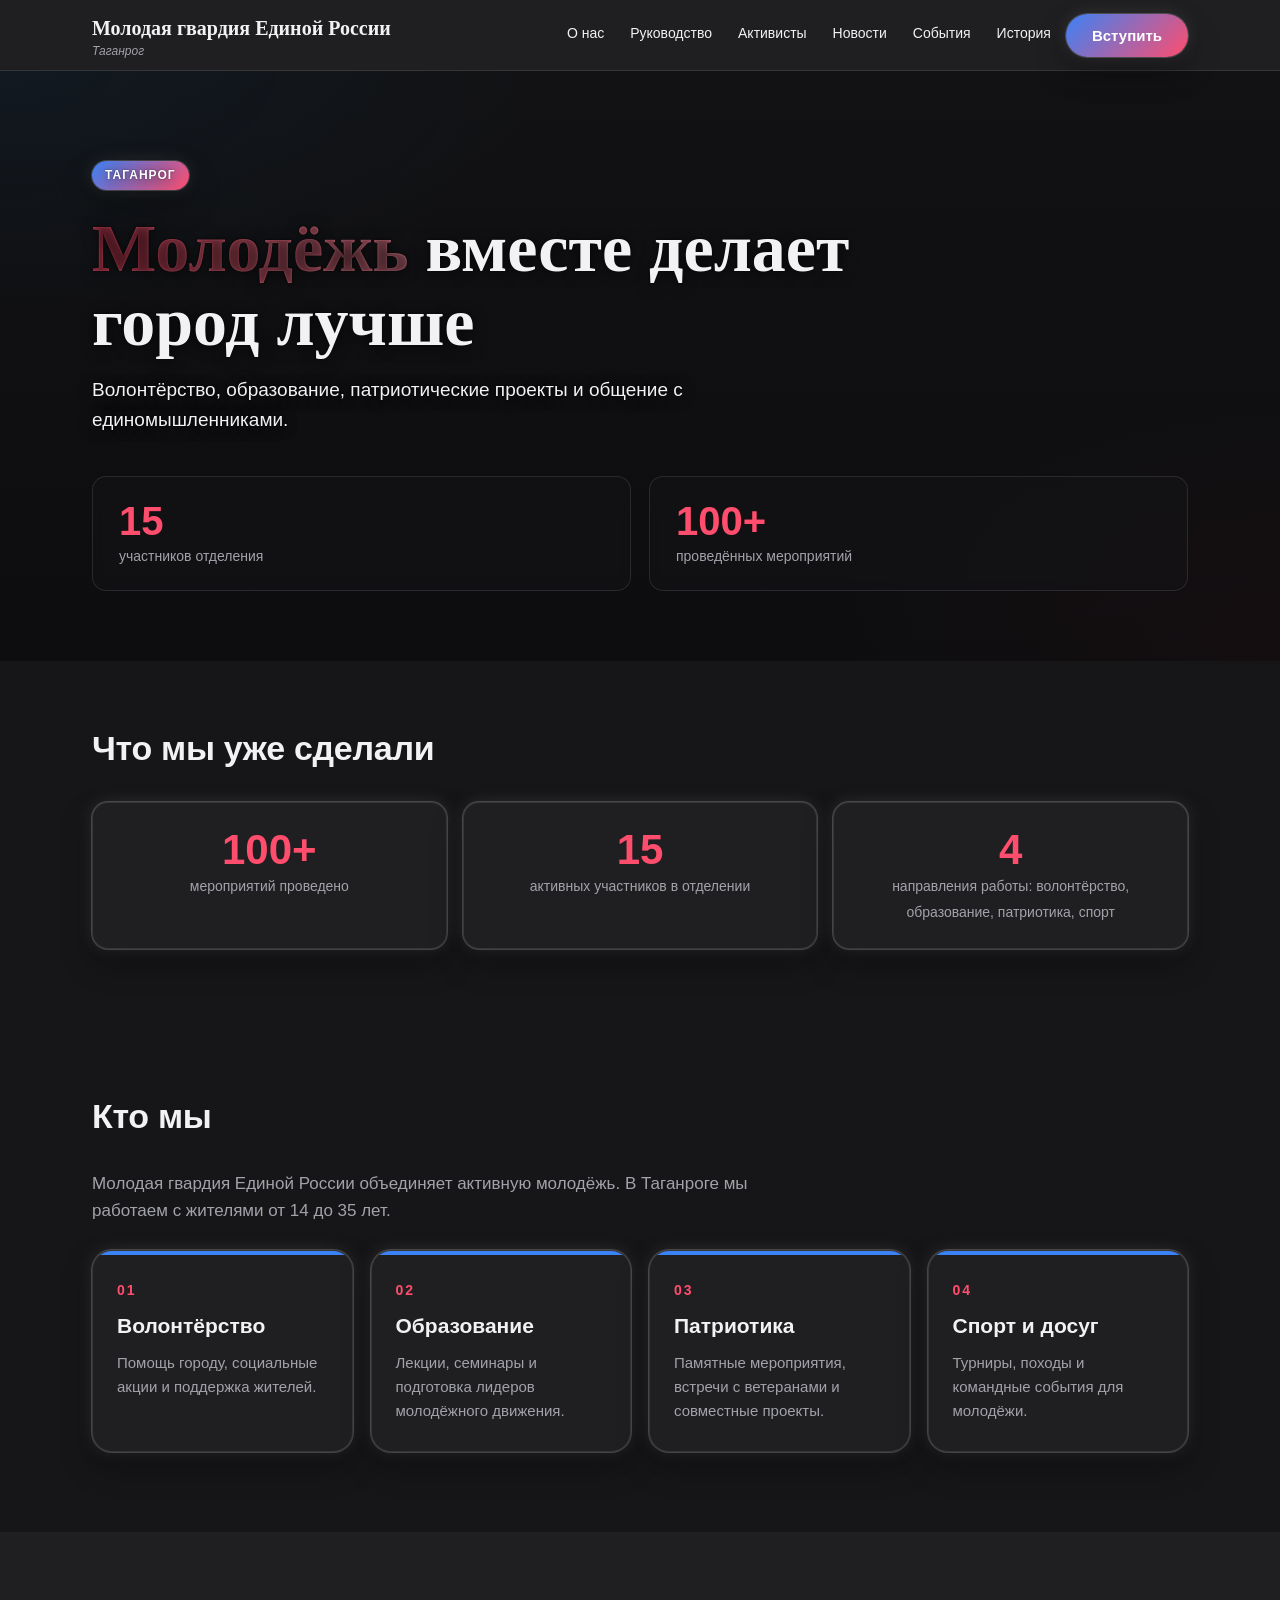
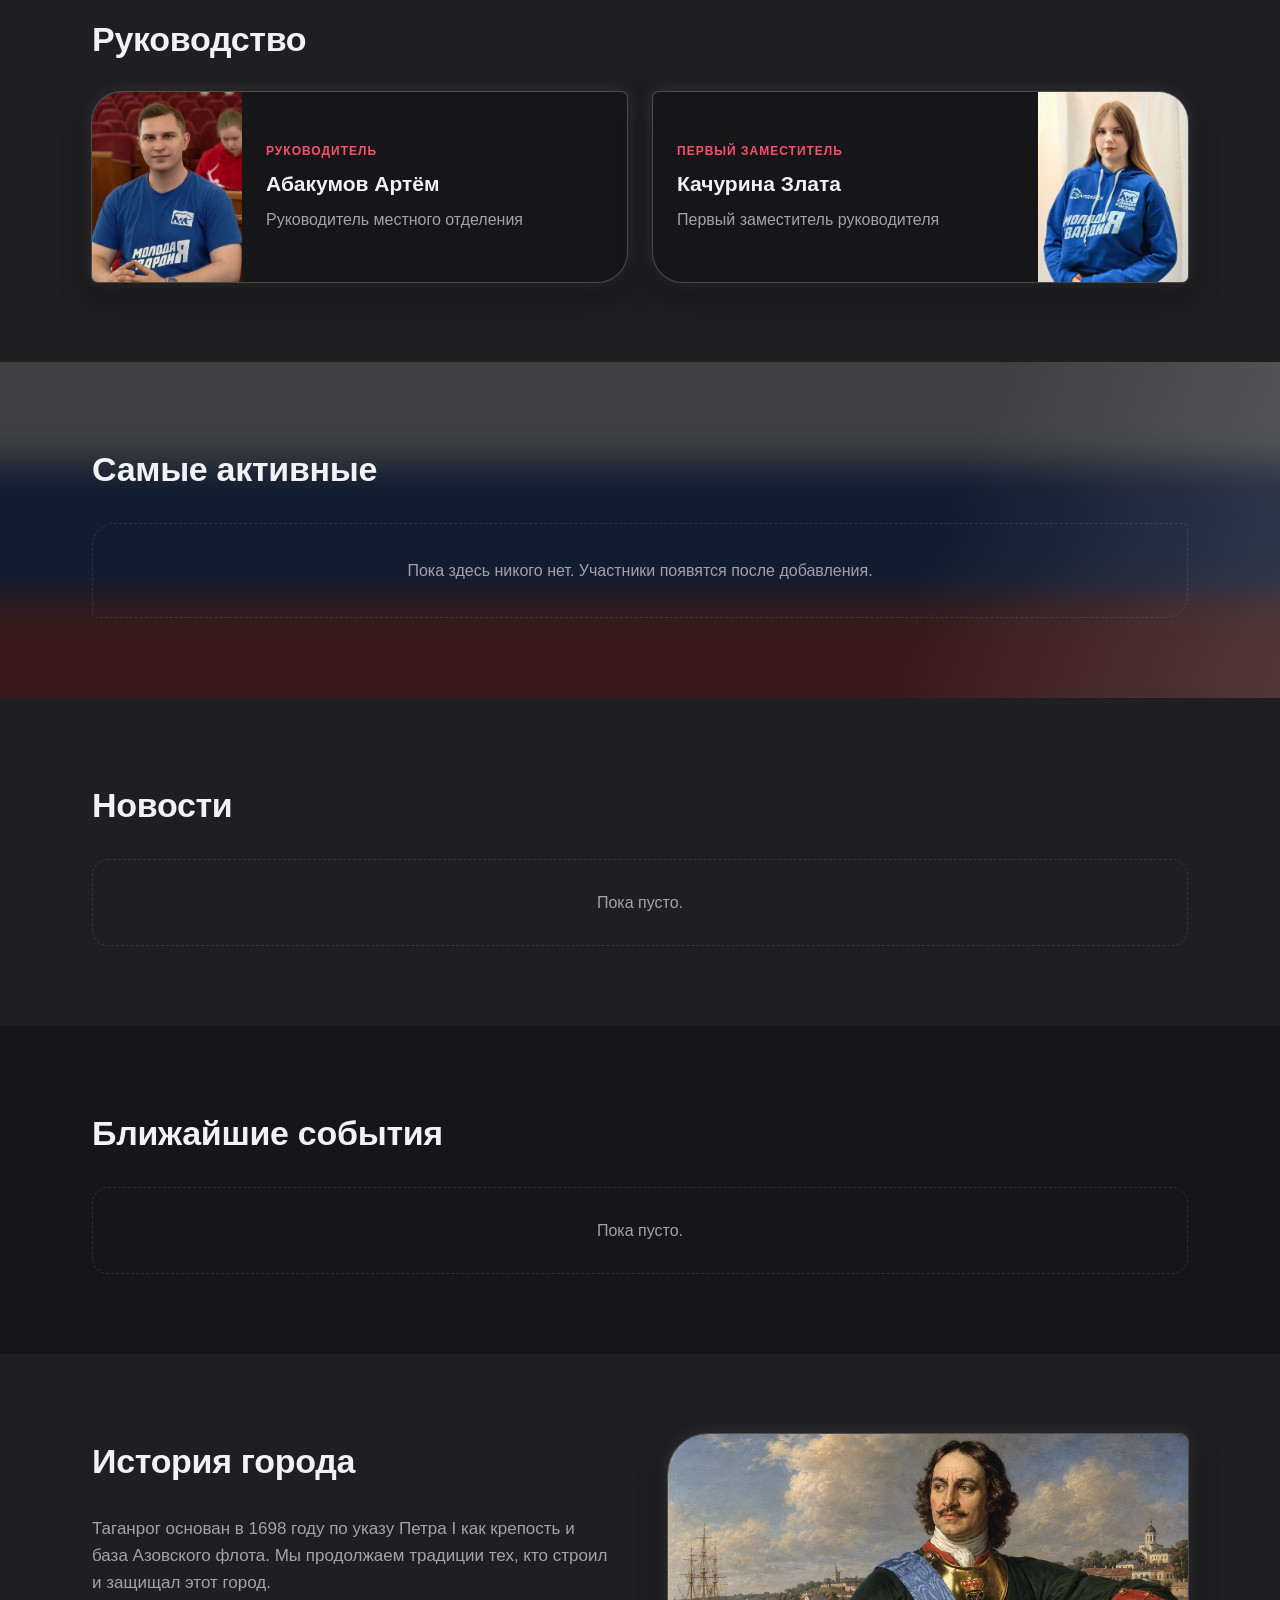
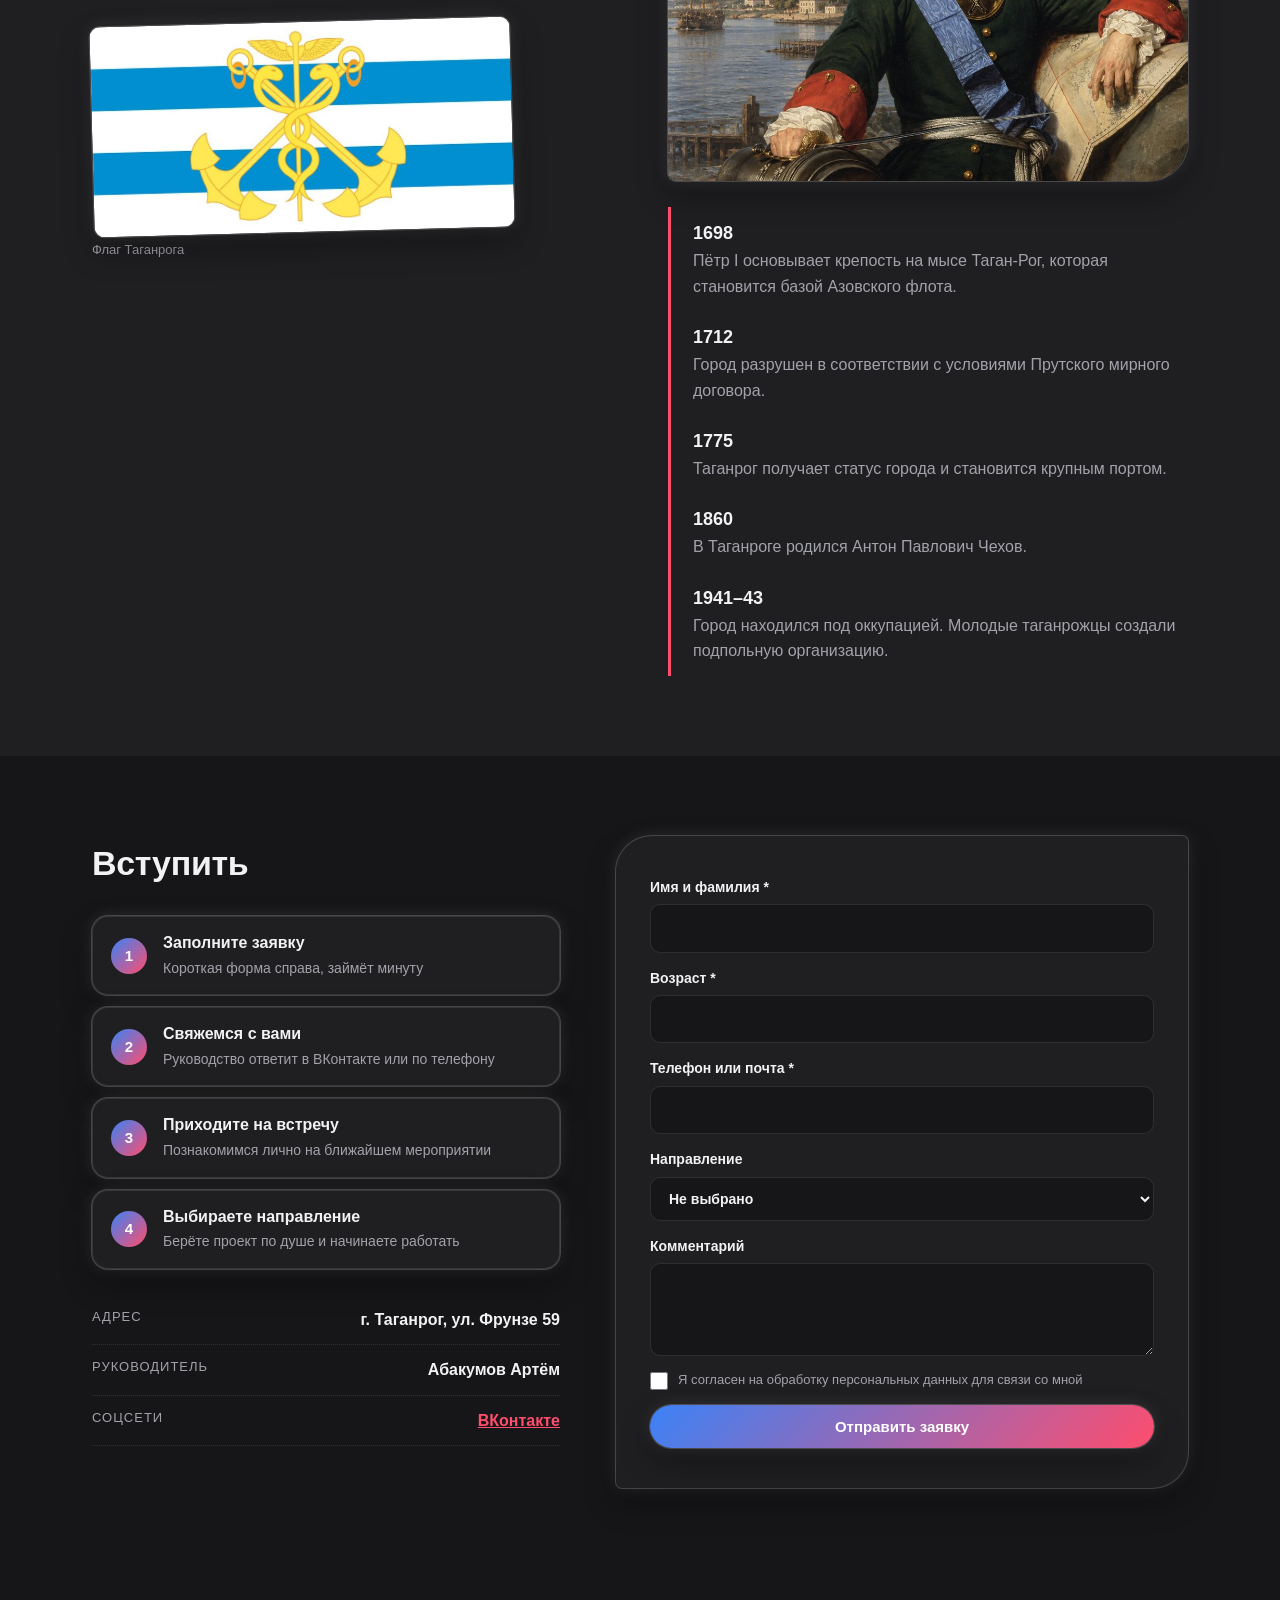
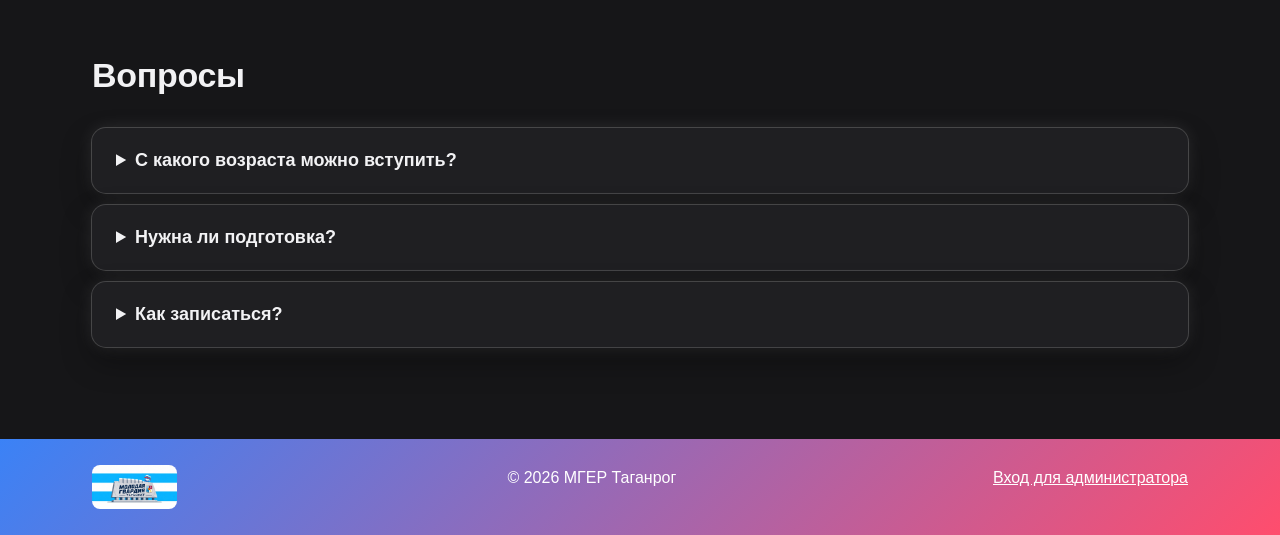
<file: index.html>
<!DOCTYPE html>
<html lang="ru" data-theme="dark">
<head>
<meta charset="UTF-8">
<meta name="viewport" content="width=device-width, initial-scale=1.0">
<title>МГЕР Таганрог | Молодая гвардия Единой России</title>
<meta name="description" content="Местное отделение Молодой гвардии Единой России в Таганроге.">
<link rel="icon" type="image/png" href="assets/img/favicon.png">
<link rel="stylesheet" href="style.css">
</head>
<body>

<header class="top">
  <div class="wrap top-in">
    <a href="#top" class="mark">Молодая гвардия Единой России<span><em>Таганрог</em></span></a>
    <input type="checkbox" id="navtoggle" class="navtoggle" hidden>
    <label for="navtoggle" class="burger" role="button" tabindex="0">☰</label>
    <nav id="menu">
      <a href="#about">О нас</a>
      <a href="#leaders">Руководство</a>
      <a href="#actives">Активисты</a>
      <a href="#news">Новости</a>
      <a href="#events">События</a>
      <a href="#history">История</a>
      <a href="#apply" class="pill">Вступить</a>
    </nav>
  </div>
</header>

<main id="top">

  <section class="hero">
    <video class="hero-video" autoplay muted loop playsinline preload="metadata" aria-hidden="true">
      <source src="assets/video/hero.mp4" type="video/mp4">
    </video>
    <div class="wrap">
      <p class="tag">Таганрог</p>
      <h1><em>Молодёжь</em> вместе делает город лучше</h1>
      <p class="intro">Волонтёрство, образование, патриотические проекты и общение с единомышленниками.</p>
      <div class="stats">
        <div><strong id="s-members" data-count="15">15</strong><span>участников отделения</span></div>
        <div><strong id="s-events" data-count="100" data-suffix="+">100+</strong><span>проведённых мероприятий</span></div>
      </div>
    </div>
  </section>

  <section id="results" class="block b-results">
    <div class="wrap">
      <h2>Что мы уже сделали</h2>
      <div class="result-grid">
        <div class="result"><strong data-count="100" data-suffix="+">100+</strong><span>мероприятий проведено</span></div>
        <div class="result"><strong data-count="15">15</strong><span>активных участников в отделении</span></div>
        <div class="result"><strong data-count="4">4</strong><span>направления работы: волонтёрство, образование, патриотика, спорт</span></div>
      </div>
    </div>
  </section>

  <section id="about" class="block b-1">
    <div class="wrap">
      <h2>Кто мы</h2>
      <p id="about-text" class="lead"></p>
      <div class="dirs">
        <div class="dir d-a"><b>01</b><h3>Волонтёрство</h3><p>Помощь городу, социальные акции и поддержка жителей.</p></div>
        <div class="dir d-b"><b>02</b><h3>Образование</h3><p>Лекции, семинары и подготовка лидеров молодёжного движения.</p></div>
        <div class="dir d-c"><b>03</b><h3>Патриотика</h3><p>Памятные мероприятия, встречи с ветеранами и совместные проекты.</p></div>
        <div class="dir d-d"><b>04</b><h3>Спорт и досуг</h3><p>Турниры, походы и командные события для молодёжи.</p></div>
      </div>
    </div>
  </section>

  <section id="leaders" class="block b-2">
    <div class="wrap">
      <h2>Руководство</h2>
      <div class="leaders">
        <article class="person p-1">
          <div class="photo"><img id="leader-photo" alt="Руководитель"></div>
          <div class="info"><p class="role">Руководитель</p><h3 id="leader-name"></h3><p id="leader-role"></p></div>
        </article>
        <article class="person p-2">
          <div class="photo"><img id="deputy-photo" alt="Первый заместитель"></div>
          <div class="info"><p class="role">Первый заместитель</p><h3 id="deputy-name"></h3><p id="deputy-role"></p></div>
        </article>
      </div>
    </div>
  </section>

  <section id="actives" class="block b-3">
    <div class="wrap">
      <h2>Самые активные</h2>
      <div class="actives" id="actives-list"></div>
    </div>
  </section>

  <section id="news" class="block b-4">
    <div class="wrap">
      <h2>Новости</h2>
      <div class="posts" id="news-list"></div>
    </div>
  </section>

  <section id="events" class="block b-5">
    <div class="wrap">
      <h2>Ближайшие события</h2>
      <div class="posts" id="events-list"></div>
    </div>
  </section>

  <section id="history" class="block b-6">
    <div class="wrap history">
      <div>
        <h2>История города</h2>
        <p class="lead">Таганрог основан в 1698 году по указу Петра I как крепость и база Азовского флота. Мы продолжаем традиции тех, кто строил и защищал этот город.</p>
        <img class="flag" src="assets/img/flag.jpg" alt="Флаг Таганрога">
        <p class="cap">Флаг Таганрога</p>
      </div>
      <div>
        <img class="peter" src="assets/img/peter.jpg" alt="Пётр I">
        <ol class="line">
          <li><b>1698</b>Пётр I основывает крепость на мысе Таган-Рог, которая становится базой Азовского флота.</li>
          <li><b>1712</b>Город разрушен в соответствии с условиями Прутского мирного договора.</li>
          <li><b>1775</b>Таганрог получает статус города и становится крупным портом.</li>
          <li><b>1860</b>В Таганроге родился Антон Павлович Чехов.</li>
          <li><b>1941–43</b>Город находился под оккупацией. Молодые таганрожцы создали подпольную организацию.</li>
        </ol>
      </div>
    </div>
  </section>

  <section id="apply" class="block b-7">
    <div class="wrap two">
      <div>
        <h2>Вступить</h2>
        <ol class="steps four">
          <li><b>Заполните заявку</b><span>Короткая форма справа, займёт минуту</span></li>
          <li><b>Свяжемся с вами</b><span>Руководство ответит в ВКонтакте или по телефону</span></li>
          <li><b>Приходите на встречу</b><span>Познакомимся лично на ближайшем мероприятии</span></li>
          <li><b>Выбираете направление</b><span>Берёте проект по душе и начинаете работать</span></li>
        </ol>
        <div class="contact">
          <p><span>Адрес</span><b id="c-address"></b></p>
          <p><span>Руководитель</span><b id="c-leader"></b></p>
          <p><span>Соцсети</span><a id="c-social" target="_blank" rel="noopener noreferrer"></a></p>
        </div>
      </div>
      <form id="apply-form" class="apply">
        <label>Имя и фамилия *<input name="name" required maxlength="100"></label>
        <label>Возраст *<input name="age" type="number" min="14" max="35" required></label>
        <label>Телефон или почта *<input name="contact" required maxlength="120"></label>
        <label>Направление
          <select name="direction">
            <option value="">Не выбрано</option>
            <option>Волонтёрство</option>
            <option>Образование</option>
            <option>Патриотика</option>
            <option>Спорт и досуг</option>
          </select>
        </label>
        <label>Комментарий<textarea name="message" rows="3" maxlength="1000"></textarea></label>
        <label class="ok"><input type="checkbox" name="consent" required> Я согласен на обработку персональных данных для связи со мной</label>
        <button type="submit" class="pill big">Отправить заявку</button>
        <p class="note" id="apply-note"></p>
      </form>
    </div>
  </section>

  <section class="block faq">
    <div class="wrap">
      <h2>Вопросы</h2>
      <details><summary>С какого возраста можно вступить?</summary><p>От 14 до 35 лет.</p></details>
      <details><summary>Нужна ли подготовка?</summary><p>Нет, приглашаем без специальной подготовки.</p></details>
      <details><summary>Как записаться?</summary><p>Заполните форму «Вступить» или свяжитесь с руководством.</p></details>
    </div>
  </section>

</main>

<footer>
  <div class="wrap">
    <img class="foot-logo" src="assets/img/logo.jpg" alt="Молодая гвардия Таганрог">
    <span>© 2026 МГЕР Таганрог</span>
    <a href="admin.html">Вход для администратора</a>
  </div>
</footer>

<script src="data.js"></script>
<script src="script.js"></script>
  <a href="#apply" class="sticky-cta" aria-label="Вступить в отделение">Вступить</a>
</body>
</html>
</file>
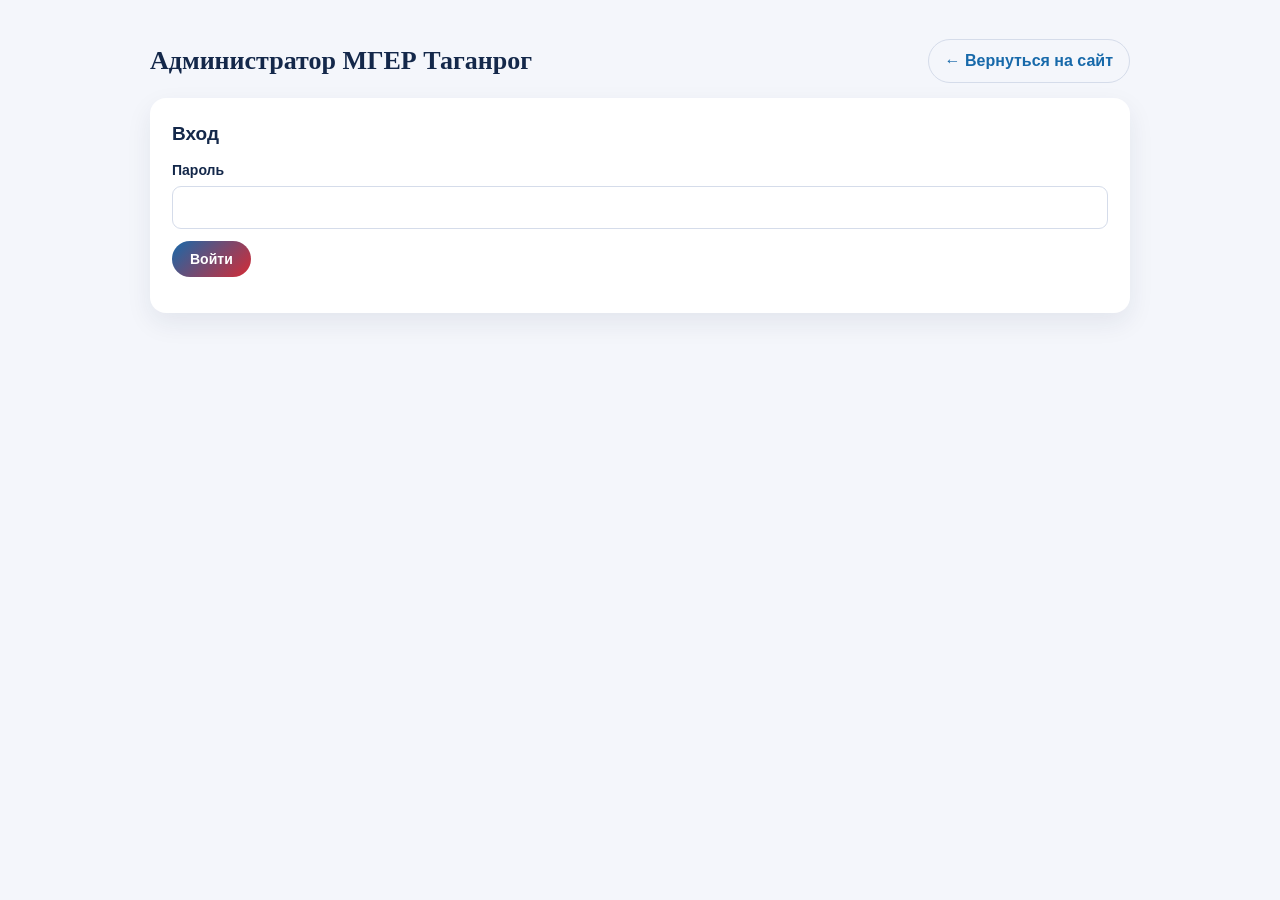
<file: admin.html>
<!DOCTYPE html>
<html lang="ru">
<head>
<meta charset="UTF-8">
<meta name="viewport" content="width=device-width, initial-scale=1.0">
<meta name="robots" content="noindex, nofollow">
<title>Администратор | МГЕР Таганрог</title>
<style>
  body { font-family: "Segoe UI", Arial, sans-serif; background: #f4f6fb; color: #14284a; margin: 0; line-height: 1.5; }
  .wrap { max-width: 980px; margin: 0 auto; padding: 24px; }
  h1 { font-family: Georgia, serif; font-size: 26px; }
  h2 { font-size: 19px; margin: 0 0 12px; }
  .box { background: #fff; border-radius: 16px; padding: 22px; margin-bottom: 20px; box-shadow: 0 10px 26px rgba(20,40,74,.08); }
  label { display: grid; gap: 5px; font-weight: 600; font-size: 14px; margin-bottom: 12px; }
  input, textarea, select { font: inherit; padding: 10px 12px; border: 1px solid #d5dcea; border-radius: 9px; }
  textarea { min-height: 80px; }
  button { font: 600 14px "Segoe UI", Arial, sans-serif; padding: 10px 18px; border: 0; border-radius: 999px; background: linear-gradient(135deg, #1769aa, #d52b35); color: #fff; cursor: pointer; }
  button.ghost { background: #fff; color: #14284a; border: 1px solid #d5dcea; }
  button.danger { background: #fff; color: #d52b35; border: 1px solid #d52b35; }
  .row { display: grid; grid-template-columns: 1fr 1fr; gap: 14px; }
  @media (max-width: 640px) { .row { grid-template-columns: 1fr; } }
  .item { display: flex; justify-content: space-between; gap: 12px; align-items: center; padding: 10px 0; border-bottom: 1px solid #eef1f7; }
  .msg { color: #1e6b36; font-size: 14px; min-height: 20px; }
  .err { color: #d52b35; font-size: 14px; }
  .hidden { display: none; }
  .small { color: #5a6a85; font-size: 13px; }
  code { background: #eef3fa; padding: 2px 6px; border-radius: 6px; word-break: break-all; }
</style>
</head>
<body>
<div class="wrap">
  <div style="display:flex;justify-content:space-between;align-items:center;gap:12px;flex-wrap:wrap"><h1>Администратор МГЕР Таганрог</h1><a href="index.html" style="font-weight:600;color:#1769aa;text-decoration:none;border:1px solid #d5dcea;padding:9px 16px;border-radius:999px">← Вернуться на сайт</a></div>

  <!-- Установка пароля: показывается один раз, пока хеш не вписан в файл -->
  <section id="setup" class="box hidden">
    <h2>Первая настройка пароля</h2>
    <p class="small">Введите пароль. Программа покажет хеш. Скопируйте строку в константу <code>ADMIN_HASH</code> в этом файле (внизу), сохраните файл и загрузите его заново.</p>
    <label>Новый пароль (не короче 12 символов)<input type="password" id="setupPass"></label>
    <button id="setupBtn">Получить хеш</button>
    <p id="setupOut" class="small"></p>
  </section>

  <!-- Вход -->
  <section id="login" class="box hidden">
    <h2>Вход</h2>
    <label>Пароль<input type="password" id="loginPass" autocomplete="current-password"></label>
    <button id="loginBtn">Войти</button>
    <p class="err" id="loginErr"></p>
  </section>

  <!-- Редактор -->
  <section id="editor" class="hidden">
    <div class="box">
      <h2>Тексты и контакты</h2>
      <label>Описание «Кто мы»<textarea id="f_about_text"></textarea></label>
      <div class="row">
        <label>Участников<input id="f_members_count"></label>
        <label>Проведено мероприятий<input id="f_events_count"></label>
      </div>
      <div class="row">
        <label>Адрес<input id="f_address"></label>
        <label>Руководитель<input id="f_leader_name"></label>
        <label>Должность руководителя<input id="f_leader_role"></label>
        <label>Первый заместитель<input id="f_deputy_name"></label>
        <label>Должность заместителя<input id="f_deputy_role"></label>
        <label>Ссылка на соцсеть<input id="f_socials_url"></label>
      </div>
      <p class="small">Фото руководства: файлы <code>assets/img/abakumov.jpg</code> и <code>assets/img/kachurina.jpg</code>. Заменяются загрузкой новых файлов с тем же именем.</p>
    </div>

    <div class="box">
      <h2>Новости</h2>
      <label>Заголовок<input id="n_title"></label>
      <label>Текст<textarea id="n_body"></textarea></label>
      <label>Дата<input type="date" id="n_date"></label>
      <button id="addNews">Добавить новость</button>
      <div id="newsList"></div>
    </div>

    <div class="box">
      <h2>Ближайшие события</h2>
      <label>Название<input id="e_title"></label>
      <div class="row">
        <label>Дата<input type="date" id="e_date"></label>
        <label>Место<input id="e_place"></label>
      </div>
      <label>Описание<textarea id="e_body"></textarea></label>
      <button id="addEvent">Добавить событие</button>
      <div id="eventList"></div>
    </div>

    <div class="box">
      <h2>Самые активные</h2>
      <div class="row">
        <label>Фамилия и имя<input id="a_name"></label>
        <label>Фото (JPG или PNG, будет уменьшено)<input type="file" id="a_photo" accept="image/*"></label>
      </div>
      <button id="addActive">Добавить участника</button>
      <div id="activeList"></div>
      <div id="pendingList"></div>
    </div>

    <div class="box">
      <h2>Сохранить</h2>
      <p class="small">Одна кнопка сохраняет тексты, новости, события, активистов и фото прямо в репозиторий GitHub.</p>
      <label>Токен GitHub (вводится один раз, хранится только в этом браузере)<input type="password" id="ghToken" autocomplete="off"></label>
      <label>Логин владельца и имя репозитория (например, ivanov/mger-taganrog)<input id="ghRepo" placeholder="логин/репозиторий"></label>
      <p class="small" id="ghState"></p>
      <button id="saveBtn">Сохранить</button>
      <button class="ghost" id="ghForget">Забыть токен в этом браузере</button>
      <p class="msg" id="saveMsg"></p>
    </div>
  </section>
</div>

<script src="data.js"></script>
<script>
// Хеш пароля. Вписывается один раз через «Первую настройку» выше.
var ADMIN_HASH = "306c86813d3f8137008be6f384b6fad09d91abaf3f51db3aab6e7adbaf4f7060";

var DATA = JSON.parse(JSON.stringify(window.SITE_DATA || { settings: {}, leaders: {}, news: [], events: [], actives: [] }));

function $(id) { return document.getElementById(id); }
function esc(s) { return String(s == null ? '' : s).replace(/[&<>"']/g, function (c) { return { '&':'&amp;','<':'&lt;','>':'&gt;','"':'&quot;',"'":'&#39;' }[c]; }); }

async function sha256(text) {
  var buf = new TextEncoder().encode(text);
  var hash = await crypto.subtle.digest('SHA-256', buf);
  return Array.from(new Uint8Array(hash)).map(function (b) { return b.toString(16).padStart(2, '0'); }).join('');
}

// Вход или первая настройка
if (!ADMIN_HASH) {
  $('setup').classList.remove('hidden');
} else {
  $('login').classList.remove('hidden');
}
$('setupBtn').addEventListener('click', async function () {
  var p = $('setupPass').value;
  if (p.length < 12) { $('setupOut').textContent = 'Пароль должен быть не короче 12 символов.'; return; }
  var h = await sha256(p);
  $('setupOut').innerHTML = 'Вставьте в файл admin.html: <code>var ADMIN_HASH = "' + h + '";</code>';
});
$('loginBtn').addEventListener('click', async function () {
  var err = $('loginErr');
  err.textContent = '';
  if (!window.crypto || !window.crypto.subtle) {
    err.textContent = 'Браузер не может проверить пароль. Откройте сайт по адресу https://... (GitHub Pages), а не файлом с компьютера.';
    return;
  }
  var h;
  try {
    h = await sha256($('loginPass').value);
  } catch (e) {
    err.textContent = 'Ошибка проверки пароля. Обновите страницу и попробуйте снова.';
    return;
  }
  if (h === ADMIN_HASH) {
    $('login').classList.add('hidden');
    $('editor').classList.remove('hidden');
    fill();
    render();
  } else {
    err.textContent = 'Пароль не совпадает с тем, что записан в файле. Проверьте раскладку и регистр букв, либо задайте пароль заново.';
  }
});
$('loginPass').addEventListener('keydown', function (e) {
  if (e.key === 'Enter') $('loginBtn').click();
});

function fill() {
  var s = DATA.settings;
  $('f_about_text').value = s.about_text || '';
  $('f_members_count').value = s.members_count || '';
  $('f_events_count').value = s.events_count || '';
  $('f_address').value = s.address || '';
  $('f_leader_name').value = s.leader_name || '';
  $('f_leader_role').value = s.leader_role || '';
  $('f_deputy_name').value = s.deputy_name || '';
  $('f_deputy_role').value = s.deputy_role || '';
  $('f_socials_url').value = s.socials_url || '';
}
function readSettings() {
  var s = DATA.settings;
  s.about_text = $('f_about_text').value.trim();
  s.members_count = $('f_members_count').value.trim();
  s.events_count = $('f_events_count').value.trim();
  s.address = $('f_address').value.trim();
  s.leader_name = $('f_leader_name').value.trim();
  s.leader_role = $('f_leader_role').value.trim();
  s.deputy_name = $('f_deputy_name').value.trim();
  s.deputy_role = $('f_deputy_role').value.trim();
  s.socials_url = $('f_socials_url').value.trim();
}

function listHtml(arr, kind) {
  return arr.map(function (x, i) {
    return '<div class="item"><div><b>' + esc(x.title || x.name) + '</b><br><span class="small">' +
      esc(x.date || '') + (x.place ? ' · ' + esc(x.place) : '') + '</span></div>' +
      '<button class="danger" data-kind="' + kind + '" data-i="' + i + '">Удалить</button></div>';
  }).join('') || '<p class="small">Пока пусто.</p>';
}
function render() {
  $('newsList').innerHTML = listHtml(DATA.news, 'news');
  $('eventList').innerHTML = listHtml(DATA.events, 'events');
  $('activeList').innerHTML = listHtml(DATA.actives, 'actives');
}
document.addEventListener('click', function (e) {
  var b = e.target.closest('button[data-kind]');
  if (!b) return;
  var list = DATA[b.dataset.kind];
  list.splice(Number(b.dataset.i), 1);
  render();
});

$('addNews').addEventListener('click', function () {
  var t = $('n_title').value.trim();
  if (!t) return;
  DATA.news.unshift({ title: t, body: $('n_body').value.trim(), date: $('n_date').value });
  $('n_title').value = ''; $('n_body').value = ''; $('n_date').value = '';
  render();
});
$('addEvent').addEventListener('click', function () {
  var t = $('e_title').value.trim();
  if (!t) return;
  DATA.events.unshift({ title: t, date: $('e_date').value, place: $('e_place').value.trim(), body: $('e_body').value.trim() });
  $('e_title').value = ''; $('e_date').value = ''; $('e_place').value = ''; $('e_body').value = '';
  render();
});

// Фото уменьшаются до 400 пикселей и сохраняются как файл в папку assets/img
var PENDING_FILES = []; // файлы фото, которые нужно положить в assets/img

function translit(text) {
  var map = { а:'a',б:'b',в:'v',г:'g',д:'d',е:'e',ё:'e',ж:'zh',з:'z',и:'i',й:'y',к:'k',л:'l',м:'m',н:'n',о:'o',п:'p',р:'r',с:'s',т:'t',у:'u',ф:'f',х:'h',ц:'ts',ч:'ch',ш:'sh',щ:'sch',ъ:'',ы:'y',ь:'',э:'e',ю:'yu',я:'ya' };
  return text.toLowerCase().split('').map(function (ch) { return map[ch] !== undefined ? map[ch] : ch; }).join('')
    .replace(/[^a-z0-9]+/g, '-').replace(/^-+|-+$/g, '') || 'photo';
}

function shrink(file, name, cb) {
  var img = new Image();
  img.onload = function () {
    var k = Math.min(1, 400 / Math.max(img.width, img.height));
    var c = document.createElement('canvas');
    c.width = Math.round(img.width * k); c.height = Math.round(img.height * k);
    c.getContext('2d').drawImage(img, 0, 0, c.width, c.height);
    c.toBlob(function (blob) {
      var fname = translit(name) + '-' + Date.now().toString(36) + '.jpg';
      cb({ path: 'assets/img/' + fname, file: fname, blob: blob });
    }, 'image/jpeg', 0.85);
  };
  img.src = URL.createObjectURL(file);
}

function renderPending() {
  var box = $('pendingList');
  box.innerHTML = PENDING_FILES.length
    ? '<p class="small">Фото будут загружены в assets/img при нажатии «Сохранить»: ' + PENDING_FILES.map(function (f) { return esc(f.file); }).join(', ') + '</p>'
    : '';
}

$('addActive').addEventListener('click', function () {
  var name = $('a_name').value.trim();
  if (!name) { $('pendingList').textContent = 'Введите фамилию и имя.'; return; }
  var file = $('a_photo').files[0];
  var add = function (photo) {
    DATA.actives.push({ name: name, photo: photo || '' });
    $('a_name').value = ''; $('a_photo').value = '';
    render();
    renderPending();
  };
  if (file) {
    shrink(file, name, function (res) {
      PENDING_FILES.push(res);
      add(res.path);
    });
  } else {
    add('');
  }
});


// ===== Сохранение в репозиторий GitHub =====
var GH_KEY = 'mger-gh';
function ghLoad() {
  try { var v = JSON.parse(localStorage.getItem(GH_KEY) || '{}'); $('ghToken').value = v.token || ''; $('ghRepo').value = v.repo || ''; } catch (e) {}
}
ghLoad();
function ghStatus() {
  var has = !!localStorage.getItem(GH_KEY);
  $('ghState').textContent = has ? 'Токен и репозиторий сохранены в этом браузере.' : 'Токен пока не сохранён.';
}
function ghSave() {
  localStorage.setItem(GH_KEY, JSON.stringify({ token: $('ghToken').value.trim(), repo: $('ghRepo').value.trim() }));
  ghStatus();
}
$('ghToken').addEventListener('change', ghSave);
$('ghRepo').addEventListener('change', ghSave);
$('ghForget').addEventListener('click', function () {
  localStorage.removeItem(GH_KEY);
  $('ghToken').value = ''; $('ghRepo').value = '';
  ghStatus();
});
ghStatus();

function b64utf8(text) {
  var bytes = new TextEncoder().encode(text), bin = '';
  for (var i = 0; i < bytes.length; i++) bin += String.fromCharCode(bytes[i]);
  return btoa(bin);
}
function blobToB64(blob) {
  return new Promise(function (resolve, reject) {
    var r = new FileReader();
    r.onload = function () { resolve(String(r.result).split(',')[1]); };
    r.onerror = reject;
    r.readAsDataURL(blob);
  });
}
async function ghGetSha(repo, path, token) {
  var res = await fetch('https://api.github.com/repos/' + repo + '/contents/' + path, {
    headers: { Authorization: 'Bearer ' + token, Accept: 'application/vnd.github+json' }
  });
  if (res.status === 404) return null;
  if (!res.ok) throw new Error('Ошибка доступа к файлу ' + path + ' (' + res.status + ')');
  return (await res.json()).sha;
}
async function ghPut(repo, path, token, base64, message) {
  var sha = await ghGetSha(repo, path, token);
  var body = { message: message, content: base64 };
  if (sha) body.sha = sha;
  var res = await fetch('https://api.github.com/repos/' + repo + '/contents/' + path, {
    method: 'PUT',
    headers: { Authorization: 'Bearer ' + token, Accept: 'application/vnd.github+json', 'Content-Type': 'application/json' },
    body: JSON.stringify(body)
  });
  if (!res.ok) {
    var t = await res.text();
    throw new Error('Не сохранено: ' + path + ' (' + res.status + ') ' + t.slice(0, 160));
  }
}

$('saveBtn').addEventListener('click', async function () {
  var msg = $('saveMsg');
  var token = $('ghToken').value.trim(), repo = $('ghRepo').value.trim();
  msg.className = 'msg';
  if (!token || !repo || repo.indexOf('/') === -1) { msg.className = 'err'; msg.textContent = 'Введите токен и репозиторий в формате логин/репозиторий.'; return; }
  ghSave();
  $('saveBtn').disabled = true;
  try {
    readSettings();
    msg.textContent = 'Сохраняю фото...';
    for (var i = 0; i < PENDING_FILES.length; i++) {
      var f = PENDING_FILES[i];
      await ghPut(repo, 'assets/img/' + f.file, token, await blobToB64(f.blob), 'Фото: ' + f.file);
    }
    msg.textContent = 'Сохраняю данные...';
    var text = '// Данные сайта. Обновлено: ' + new Date().toLocaleString('ru-RU') + '\n' +
      'window.SITE_DATA = ' + JSON.stringify(DATA, null, 2) + ';\n';
    await ghPut(repo, 'data.js', token, b64utf8(text), 'Обновление данных сайта');
    PENDING_FILES = [];
    renderPending();
    msg.className = 'msg ok';
    msg.textContent = 'Сохранено. Сайт обновится через 1–2 минуты.';
  } catch (e) {
    msg.className = 'err';
    msg.textContent = e.message || 'Ошибка сохранения.';
  } finally {
    $('saveBtn').disabled = false;
  }
});
</script>
</body>
</html>
</file>
<file: style.css>
/* МГЕР Таганрог: статичная версия */
:root {
  --bg: #f4f6fb; --card: #ffffff; --ink: #14284a; --muted: #5a6a85;
  --blue: #1769aa; --red: #d52b35; --line: rgba(20,40,74,.12);
  --grad: linear-gradient(135deg, #1769aa, #d52b35);
  --glow: 0 0 0 1px rgba(255,255,255,.8), 0 0 22px rgba(255,255,255,.7), 0 14px 30px rgba(23,105,170,.14);
}
[data-theme="dark"] {
  --bg: #161618; --card: #1f1f22; --ink: #f2f2f4; --muted: #a2a2aa;
  --line: rgba(255,255,255,.1); --red: #ff4d6d; --blue: #3b82f6;
  --grad: linear-gradient(135deg, #3b82f6 0%, #ff4d6d 100%);
  --glow: 0 0 0 1px rgba(255,255,255,.18), 0 0 18px rgba(255,255,255,.1), 0 14px 30px rgba(0,0,0,.35);
}
* { box-sizing: border-box; margin: 0; padding: 0; }
html { scroll-behavior: smooth; scroll-padding-top: 80px; }
body { font-family: "Segoe UI", Roboto, Arial, sans-serif; background: var(--bg); color: var(--ink); line-height: 1.6; transition: background .4s, color .4s; }
img { max-width: 100%; display: block; }
a { color: var(--red); }
.wrap { max-width: 1140px; margin: 0 auto; padding: 0 22px; }

/* Шапка */
.top { position: sticky; top: 0; z-index: 20; background: var(--card); border-bottom: 1px solid var(--line); }
.top-in { display: flex; align-items: center; gap: 16px; padding-top: 12px; padding-bottom: 12px; flex-wrap: wrap; }
.mark { font-family: Georgia, serif; font-weight: 700; font-size: 20px; text-decoration: none; color: var(--ink); }
.mark span { display: block; font: 12px "Segoe UI", Arial, sans-serif; color: var(--muted); font-weight: 400; }
nav { display: flex; gap: 4px; margin-left: auto; flex-wrap: wrap; }
nav a { text-decoration: none; color: var(--ink); font-size: 14px; padding: 8px 11px; border-radius: 8px; }
nav a:hover { background: var(--bg); }
nav .pill { background: var(--grad); color: #fff; box-shadow: var(--glow); }
.theme, .burger { background: transparent; border: 1px solid var(--line); color: var(--ink); padding: 8px 12px; border-radius: 8px; cursor: pointer; font: 13px "Segoe UI", Arial, sans-serif; }
.burger { display: none; }

/* Главный экран */
.hero { padding: 90px 0 70px; background: radial-gradient(60% 60% at 0% 0%, rgba(23,105,170,.14), transparent 70%), radial-gradient(50% 60% at 100% 100%, rgba(213,43,53,.14), transparent 70%); }
.tag { display: inline-block; background: var(--grad); color: #fff; padding: 5px 13px; border-radius: 999px; font-size: 12px; font-weight: 700; letter-spacing: 1px; text-transform: uppercase; box-shadow: var(--glow); }
.hero h1 { font-family: Georgia, "Times New Roman", serif; font-size: clamp(38px, 6vw, 68px); line-height: 1.08; margin: 22px 0 16px; max-width: 900px; }
.hero h1 em { font-style: normal; background: linear-gradient(90deg, #ff4d6d, #ff8fa3); -webkit-background-clip: text; background-clip: text; color: transparent; }
.intro { font-size: 19px; color: var(--muted); max-width: 620px; }
.stats { display: flex; gap: 18px; flex-wrap: wrap; margin-top: 40px; }
.stats div { background: var(--card); border-radius: 14px; padding: 22px 26px; border: 1px solid var(--line); min-width: 200px; flex: 1; }
.stats strong { display: block; font-size: 40px; color: #ff4d6d; line-height: 1.1; }
.stats span { font-size: 14px; color: var(--muted); }

/* Блоки: у каждого своя форма, но одна высота и одна линия */
.dirs { align-items: stretch !important; }
.dirs .dir { margin: 0 !important; transform: none !important; height: 100%; display: flex; flex-direction: column; align-items: flex-start; }
.dirs .dir:hover { transform: translateY(-4px) !important; }
.dirs .d-a { border-radius: 4px 26px 4px 26px; }
.dirs .d-b { border-radius: 26px 4px 26px 4px; }
.dirs .d-c { border-radius: 60px 60px 8px 8px; }
.dirs .d-d { border-radius: 10px; }
/* Блоки: у каждого своя форма и положение */
.block { padding: 80px 0; }
h2 { font-size: 34px; margin-bottom: 26px; letter-spacing: -.3px; }
.lead { color: var(--muted); font-size: 17px; max-width: 700px; margin-bottom: 26px; }

.b-1 { background: transparent; }
.dirs { display: grid; grid-template-columns: repeat(4, 1fr); gap: 18px; align-items: stretch; }
@media (max-width: 900px) { .dirs { grid-template-columns: 1fr 1fr; } }
@media (max-width: 560px) { .dirs { grid-template-columns: 1fr; } }
.dir { background: var(--card); padding: 28px 24px; box-shadow: var(--glow), inset 0 4px 0 var(--blue); }
.dir b { color: var(--red); font-size: 14px; letter-spacing: 2px; }
.dir h3 { font-size: 21px; margin: 8px 0; }
.dir p { color: var(--muted); font-size: 15px; }
.d-a { border-radius: 4px 26px 4px 26px; }
.d-b { border-radius: 26px 4px 26px 4px; }
.d-c { border-radius: 60px 60px 8px 8px; }
.d-d { border-radius: 10px; }

.b-2 { background: var(--card); }
.leaders { display: grid; grid-template-columns: 1fr 1fr; gap: 26px; }
@media (max-width: 760px) { .leaders { grid-template-columns: 1fr; } }
.person { display: grid; grid-template-columns: 150px 1fr; background: var(--bg); overflow: hidden; box-shadow: var(--glow); }
.p-1 { border-radius: 30px 6px 30px 6px; }
.p-2 { border-radius: 6px 30px 6px 30px; margin-top: 30px; }
@media (max-width: 480px) { .person { grid-template-columns: 1fr; } .p-2 { margin-top: 0; } }
.photo { background: var(--grad); min-height: 190px; }
.photo img { width: 100%; height: 100%; object-fit: cover; }
.info { padding: 24px; align-self: center; }
.role { color: var(--red); font-size: 12px; font-weight: 700; text-transform: uppercase; letter-spacing: 1px; }
.info h3 { font-size: 21px; margin: 6px 0; }
.info p:last-child { color: var(--muted); }

.b-3 { background: transparent; }
.actives { display: grid; grid-template-columns: repeat(auto-fill, minmax(190px, 1fr)); gap: 18px; }
.actives:empty::before { content: "Пока здесь никого нет. Участники появятся после добавления."; grid-column: 1 / -1; color: var(--muted); padding: 34px; border: 1px dashed var(--line); border-radius: 22px 6px 22px 6px; text-align: center; }
.act { background: var(--card); box-shadow: var(--glow); overflow: hidden; border-radius: 6px 22px 6px 22px; }
.act img { width: 100%; aspect-ratio: 1; object-fit: cover; }
.act h4 { padding: 12px 14px; font-size: 15px; }

.b-4 { background: var(--card); }
.posts { display: grid; grid-template-columns: repeat(auto-fill, minmax(280px, 1fr)); gap: 22px; }
.post { background: var(--bg); padding: 26px; box-shadow: var(--glow); border-radius: 18px 44px 18px 18px; }
.post:nth-child(2n) { border-radius: 44px 18px 18px 18px; margin-top: 16px; }
.post .meta { color: var(--red); font-size: 12px; font-weight: 700; text-transform: uppercase; letter-spacing: 1px; }
.post h3 { font-size: 20px; margin: 8px 0; }
.post p { color: var(--muted); white-space: pre-line; }
.posts:empty::before { content: "Пока пусто."; color: var(--muted); padding: 30px; border: 1px dashed var(--line); border-radius: 16px; grid-column: 1 / -1; text-align: center; }

.b-5 { background: transparent; }
.b-5 .posts .post { border-radius: 6px; }

.b-6 { background: var(--card); }
.history { display: grid; grid-template-columns: 1fr 1fr; gap: 56px; align-items: start; }
@media (max-width: 860px) { .history { grid-template-columns: 1fr; } }
.flag { border-radius: 10px; box-shadow: var(--glow); transform: rotate(-1.5deg); max-width: 420px; margin-top: 10px; }
.cap { color: var(--muted); font-size: 13px; margin-top: 8px; }
.peter { border-radius: 40px 8px 40px 8px; box-shadow: var(--glow); margin-bottom: 26px; }
.line { list-style: none; border-left: 3px solid var(--red); padding-left: 22px; }
.line li { padding: 12px 0; color: var(--muted); }
.line b { display: block; color: var(--ink); font-size: 18px; }

.b-7 { background: var(--bg); }
.two { display: grid; grid-template-columns: .9fr 1.1fr; gap: 56px; align-items: start; }
@media (max-width: 860px) { .two { grid-template-columns: 1fr; } }
.steps { list-style: none; counter-reset: s; margin-bottom: 24px; }
.steps li { counter-increment: s; padding: 12px 16px 12px 52px; position: relative; background: var(--card); margin-bottom: 10px; border-radius: 14px; box-shadow: var(--glow); }
.steps li::before { content: counter(s); position: absolute; left: 14px; top: 10px; width: 26px; height: 26px; border-radius: 50%; background: var(--grad); color: #fff; display: grid; place-items: center; font-weight: 700; font-size: 13px; }
.contact p { display: flex; justify-content: space-between; gap: 14px; padding: 12px 0; border-bottom: 1px dotted var(--line); flex-wrap: wrap; }
.contact span { color: var(--muted); font-size: 13px; text-transform: uppercase; letter-spacing: 1px; }
.contact b, .contact a { font-weight: 600; }
.apply { background: var(--card); padding: 40px 34px; border-radius: 36px 6px 36px 6px; box-shadow: var(--glow); display: grid; gap: 14px; }
.apply label { display: grid; gap: 6px; font-weight: 600; font-size: 14px; }
.apply label.ok { display: flex; gap: 10px; align-items: flex-start; font-weight: 400; color: var(--muted); font-size: 13px; }
.apply input, .apply select, .apply textarea { font: inherit; color: var(--ink); background: var(--bg); border: 1px solid var(--line); border-radius: 10px; padding: 12px 14px; width: 100%; }
.apply input:focus, .apply select:focus, .apply textarea:focus { outline: none; border-color: var(--blue); box-shadow: 0 0 0 4px rgba(23,105,170,.15); }
.pill { background: var(--grad); color: #fff; border: 0; padding: 13px 26px; border-radius: 999px; font: 700 15px "Segoe UI", Arial, sans-serif; cursor: pointer; text-decoration: none; box-shadow: var(--glow); justify-self: start; }
.pill.big { width: 100%; justify-self: stretch; text-align: center; }
.note { font-size: 14px; color: var(--muted); }

.faq { background: transparent; }
.faq details { background: var(--card); padding: 18px 24px; margin-bottom: 12px; box-shadow: var(--glow); border-radius: 24px 6px 24px 6px; }
.faq details:nth-of-type(2n) { border-radius: 6px 24px 6px 24px; margin-left: 40px; }
.faq details:nth-of-type(3n) { border-radius: 999px; padding: 16px 32px; }
.faq summary { cursor: pointer; font-weight: 700; font-size: 18px; }
.faq details p { margin-top: 8px; color: var(--muted); }

footer { background: var(--grad); color: #fff; padding: 26px 0; }
footer .wrap { display: flex; justify-content: space-between; gap: 14px; flex-wrap: wrap; }
footer a { color: #fff; }

/* Мобильная адаптация */
@media (max-width: 760px) {
  .wrap { padding: 0 16px; }
  .top-in { gap: 10px; padding-top: 10px; padding-bottom: 10px; }
  .mark { font-size: 17px; }
  .theme { order: 2; margin-left: auto; padding: 7px 10px; font-size: 12px; white-space: nowrap; display: inline-block; }
  .burger { display: inline-block; order: 3; padding: 7px 11px; font-size: 16px; }
  nav { order: 4; display: none; width: 100%; flex-direction: column; margin: 0; background: var(--card); border-top: 1px solid var(--line); padding: 6px 0; }
  nav.open { display: flex; }
  nav a { padding: 12px 8px; font-size: 16px; }
  nav .pill { margin: 6px 0; text-align: center; }
  .hero { padding: 56px 0 48px; }
  .hero h1 { font-size: 34px; }
  .intro { font-size: 16px; }
  .stats { gap: 12px; }
  .stats div { min-width: 0; flex: 1 1 100%; padding: 16px 18px; }
  .stats strong { font-size: 32px; }
  .block { padding: 54px 0; }
  h2 { font-size: 27px; margin-bottom: 18px; }
  .dirs { grid-template-columns: 1fr; gap: 14px; }
  .d-b, .d-c, .d-d { margin-top: 0; }
  .leaders { grid-template-columns: 1fr; gap: 18px; }
  .p-2 { margin-top: 0; }
  .person { grid-template-columns: 110px 1fr; }
  .photo { min-height: 150px; }
  .actives { grid-template-columns: repeat(2, 1fr); gap: 12px; }
  .posts { grid-template-columns: 1fr; gap: 16px; }
  .post:nth-child(2n) { margin-top: 0; }
  .history { gap: 28px; }
  .flag { max-width: 100%; }
  .two { gap: 28px; }
  .apply { padding: 26px 20px; border-radius: 24px 6px 24px 6px; }
  .apply input, .apply select, .apply textarea { font-size: 16px; }
  .pill.big { padding: 15px 20px; }
  .faq details { padding: 16px 18px; }
  .faq details:nth-of-type(2n) { margin-left: 0; }
  footer .wrap { flex-direction: column; align-items: flex-start; }
}
@media (max-width: 380px) {
  .mark span { display: none; }
  .theme { font-size: 11px; padding: 6px 8px; }
  .person { grid-template-columns: 1fr; }
  .photo { min-height: 180px; }
}

/* ===== Правки: руководство, блоки направлений, вопросы, галочка ===== */
/* 2. Руководство: одна высота, второй блок зеркально (фото справа) */
.leaders { align-items: stretch; }
.person { height: 100%; }
.p-2 { margin-top: 0 !important; grid-template-columns: 1fr 150px; }
.p-2 .photo { order: 2; }
@media (max-width: 480px) { .p-2 { grid-template-columns: 1fr; } .p-2 .photo { order: 0; } }

/* 5. Направления: блоки 2 и 4 со скруглением и подсветкой, блок 3 прямоугольный как в версии 4 */
.dirs .d-b, .dirs .d-d { border-radius: 26px 4px 26px 4px !important; box-shadow: var(--glow) !important; border: 1px solid var(--line) !important; }
.dirs .d-c { border-radius: 0 !important; box-shadow: none !important; border: 1px solid var(--line) !important; }

/* 3. Вопросы: одна форма и один размер */
.faq details, .faq details:nth-of-type(2n), .faq details:nth-of-type(3n) {
  border-radius: 14px !important; margin-left: 0 !important; padding: 18px 24px !important;
  box-shadow: var(--glow) !important; font-size: 16px;
}
.faq summary { font-size: 18px; }

/* 4. Галочка: не растягивается, текст не сдвигается */
.apply label.ok { display: flex !important; align-items: flex-start; gap: 10px; }
.apply label.ok input[type="checkbox"] { width: 18px !important; height: 18px !important; flex: 0 0 18px; padding: 0 !important; margin: 2px 0 0; accent-color: var(--red); }

/* ===== Блоки «Кто мы»: одинаковые по форме, высоте и положению ===== */
.dirs { display: grid !important; grid-template-columns: repeat(4, 1fr) !important; gap: 18px !important; align-items: stretch !important; }
.dirs .dir,
.dirs .dir.d-a, .dirs .dir.d-b, .dirs .dir.d-c, .dirs .dir.d-d {
  margin: 0 !important; transform: none !important; height: 100%;
  display: flex; flex-direction: column; align-items: flex-start;
  background: var(--card) !important;
  border: 1px solid var(--line) !important;
  border-radius: 20px !important;
  box-shadow: var(--glow) !important;
  padding: 28px 24px !important;
}
.dirs .dir:hover { transform: translateY(-4px) !important; }
@media (max-width: 900px) { .dirs { grid-template-columns: 1fr 1fr !important; } }
@media (max-width: 560px) { .dirs { grid-template-columns: 1fr !important; } }

/* Синяя линия сверху каждого блока «Кто мы» */
.dirs .dir { border-top: 3px solid var(--blue) !important; }

/* Синяя полоска сверху каждого блока «Кто мы» (отдельным слоем, не зависит от скругления) */
.dirs .dir { position: relative !important; overflow: hidden !important; }
.dirs .dir::before { content: ""; position: absolute; left: 0; right: 0; top: 0; height: 4px; background: #3b82f6 !important; display: block !important; z-index: 2; }

/* Мобильная версия: фото руководства не растягивает карточку (фиксированная высота, картинка внутри) */
.photo { position: relative; overflow: hidden; }
.photo img { position: absolute; inset: 0; width: 100%; height: 100%; object-fit: cover; object-position: center top; }
@media (max-width: 760px) {
  .person { grid-template-columns: 110px 1fr !important; height: auto; }
  .p-2 { grid-template-columns: 1fr 110px !important; }
  .photo { height: 160px; min-height: 0; }
}
@media (max-width: 480px) {
  .person, .p-2 { grid-template-columns: 1fr !important; }
  .photo { height: 220px; }
}

/* Мобильная версия руководства: обе карточки одинаковые, фото слева, описание справа */
@media (max-width: 760px) {
  .person, .p-2 { grid-template-columns: 110px 1fr !important; height: auto !important; }
  .p-2 .photo { order: 0 !important; }
  .photo { height: 150px !important; min-height: 0 !important; }
  .info { padding: 16px 16px; align-self: center; }
  .info h3 { font-size: 18px; }
}
@media (max-width: 480px) {
  .person, .p-2 { grid-template-columns: 96px 1fr !important; }
  .photo { height: 130px !important; }
  .info h3 { font-size: 17px; }
}

/* ===== Анимации ===== */
/* Самые активные: переливающийся флаг России за блоком */
.b-3 { position: relative; overflow: hidden; isolation: isolate; }
.b-3::before {
  content: ""; position: absolute; inset: -10%; z-index: -2; opacity: .18;
  background: linear-gradient(180deg, #ffffff 0 33.33%, #0039a6 33.33% 66.66%, #d52b1e 66.66% 100%);
  animation: flagWave 9s ease-in-out infinite;
  filter: blur(18px);
}
.b-3::after {
  content: ""; position: absolute; inset: 0; z-index: -1; pointer-events: none;
  background: linear-gradient(110deg, transparent 30%, rgba(255,255,255,.22) 50%, transparent 70%);
  background-size: 250% 100%; animation: sheen 6s linear infinite;
}
@keyframes flagWave {
  0%, 100% { transform: translate3d(0,0,0) skewY(0deg); }
  25% { transform: translate3d(2%,-2%,0) skewY(1.5deg); }
  50% { transform: translate3d(-2%,2%,0) skewY(-1.5deg); }
  75% { transform: translate3d(1%,1%,0) skewY(1deg); }
}
@keyframes sheen { 0% { background-position: 150% 0; } 100% { background-position: -150% 0; } }
.b-3 h2 { position: relative; }

/* Появление блоков при прокрутке */

/* Мягкое движение карточек при наведении */
.dirs .dir, .leader, .act, .post { transition: transform .35s ease, box-shadow .35s ease; }
.act:hover, .post:hover, .person:hover { transform: translateY(-4px); }

@media (prefers-reduced-motion: reduce) {
  .b-3::before, .b-3::after, .reveal { animation: none !important; transition: none !important; opacity: 1; transform: none; }
}

/* Появление блоков: управляется script.js (класс .rv и .in) */
html.js .rv { opacity: 0; transform: translateY(28px); transition: opacity .9s ease, transform .9s cubic-bezier(.2,.7,.2,1); }
html.js .rv.in { opacity: 1; transform: none; }
html.js .rv.d1 { transition-delay: .12s; }
html.js .rv.d2 { transition-delay: .24s; }
html.js .rv.d3 { transition-delay: .36s; }
@media (prefers-reduced-motion: reduce) {
  html.js .rv { opacity: 1 !important; transform: none !important; transition: none !important; }
}

/* ===== Удобство: шаги вступления, результаты, постоянная кнопка на телефоне ===== */
.steps.four { list-style: none; counter-reset: st; display: grid; grid-template-columns: 1fr; gap: 10px; margin-bottom: 26px; }
.steps.four li { counter-increment: st; display: grid; grid-template-columns: 40px 1fr; gap: 4px 14px; align-items: start; padding: 14px 16px; background: var(--card); border-radius: 14px; box-shadow: var(--glow); }
.steps.four li::before { content: counter(st); grid-row: span 2; width: 34px; height: 34px; border-radius: 50%; background: var(--grad); color: #fff; display: grid; place-items: center; font-weight: 700; }
.steps.four li::after { display: none; }
.steps.four li b { font-size: 16px; }
.steps.four li span { color: var(--muted); font-size: 14px; }

.b-results { background: transparent; padding-top: 60px; padding-bottom: 60px; }
.result-grid { display: grid; grid-template-columns: repeat(3, 1fr); gap: 16px; }
@media (max-width: 760px) { .result-grid { grid-template-columns: 1fr; } }
.result { background: var(--card); border: 1px solid var(--line); border-radius: 16px; padding: 24px; text-align: center; box-shadow: var(--glow); }
.result strong { display: block; font-size: 42px; color: var(--red); line-height: 1.1; }
.result span { color: var(--muted); font-size: 14px; }

/* Постоянная кнопка «Вступить» внизу экрана на телефоне */
.sticky-cta { display: none; position: fixed; left: 16px; right: 16px; bottom: 16px; z-index: 40; text-align: center; padding: 15px; border-radius: 999px; background: var(--grad); color: #fff; font: 700 16px "Segoe UI", Arial, sans-serif; text-decoration: none; box-shadow: var(--glow); }
@media (max-width: 760px) { .sticky-cta { display: block; } }

/* Форма: понятное подтверждение */
.note:empty { display: none; }

/* ===== Видео в шапке (без звука) ===== */
.hero { position: relative; overflow: hidden; isolation: isolate; }
.hero-video { position: absolute; inset: 0; width: 100%; height: 100%; object-fit: cover; z-index: -2; filter: saturate(1.1) brightness(.55); }
.hero::after { content: ""; position: absolute; inset: 0; z-index: -1; background: linear-gradient(180deg, rgba(10,10,12,.35), rgba(10,10,12,.75)); }
.hero h1, .hero .intro, .hero .tag, .hero .stats { position: relative; }
@media (prefers-reduced-motion: reduce) { .hero-video { display: none; } }
@media (max-width: 760px) { .hero-video { object-position: center 30%; } }

/* Фото заместителя: кадр по лицу */
.photo img { object-position: center 20%; }

/* Видео растянуто на весь блок, без звука, с затемнением и тенью у текста */
.hero { min-height: 520px; display: flex; align-items: center; }
.hero .wrap { width: 100%; }
.hero-video { object-fit: fill !important; filter: brightness(.42) saturate(1.05); }
.hero h1, .hero .intro, .hero .tag { text-shadow: 0 2px 14px rgba(0,0,0,.65), 0 0 2px rgba(0,0,0,.5); }
.hero .intro { color: #f2f2f4; }
.hero .stats div { backdrop-filter: blur(6px); background: rgba(20,20,24,.55) !important; }
@media (max-width: 760px) { .hero { min-height: 460px; } .hero-video { object-fit: fill !important; } }

/* ===== Шаги вступления: одна чистая раскладка (номер слева, текст справа) ===== */
.steps.four { list-style: none; display: grid; grid-template-columns: 1fr; gap: 12px; margin-bottom: 26px; counter-reset: st; }
.steps.four li {
  counter-increment: st; position: relative; display: block;
  padding: 16px 18px 16px 70px; min-height: 76px;
  background: var(--card); border: 1px solid var(--line);
  border-radius: 16px; box-shadow: var(--glow); margin: 0;
}
.steps.four li::before {
  content: counter(st); position: absolute; left: 18px; top: 50%; transform: translateY(-50%);
  width: 36px; height: 36px; border-radius: 50%; background: var(--grad); color: #fff;
  display: grid; place-items: center; font-weight: 700; font-size: 15px;
}
.steps.four li::after { content: none !important; display: none !important; }
.steps.four li b { display: block; font-size: 16px; line-height: 1.3; margin-bottom: 4px; white-space: normal; }
.steps.four li span { display: block; color: var(--muted); font-size: 14px; line-height: 1.45; white-space: normal; }

/* Руководитель и заместитель: плавно поднимаются при наведении */
.leaders .person { transition: transform .45s cubic-bezier(.2,.7,.2,1), box-shadow .45s ease, opacity .9s ease !important; }
html.js .leaders .person.in:hover,
.leaders .person:hover { transform: translateY(-8px) !important; box-shadow: 0 0 0 1px rgba(255,255,255,.12), 0 0 26px rgba(255,77,109,.28), var(--glow) !important; }

.foot-logo { height: 44px; width: auto; border-radius: 8px; margin-right: 14px; vertical-align: middle; }

/* ===== Исправления мобильной версии ===== */
/* Фото руководства заполняет всю карточку по высоте и ширине, без зазоров и обрезки */
@media (max-width: 760px) {
  .person, .p-2 { grid-template-columns: 136px 1fr !important; align-items: stretch !important; height: auto !important; }
  .person .photo, .p-2 .photo { height: auto !important; min-height: 100% !important; align-self: stretch !important; position: relative; overflow: hidden; border-radius: 0 !important; }
  .person .photo img { position: absolute; inset: 0; width: 100%; height: 100%; object-fit: cover; object-position: center 25%; }
  .person .info { align-self: center; }
}
@media (max-width: 480px) {
  .person, .p-2 { grid-template-columns: 124px 1fr !important; }
}

/* Меню на телефоне: выпадает под шапкой и работает по нажатию */
@media (max-width: 760px) {
  .top-in { position: relative; }
  .top nav { display: none; position: absolute; top: 100%; left: 0; right: 0; z-index: 60; flex-direction: column; background: var(--card); border-top: 1px solid var(--line); box-shadow: 0 16px 30px rgba(0,0,0,.35); padding: 8px 12px 14px; margin: 0; width: 100%; }
  .top nav.open { display: flex; }
  .top .burger { display: inline-block; cursor: pointer; font-size: 18px; padding: 6px 12px; }
  .top .mark { font-size: 16px; white-space: nowrap; }
  .top .mark span { font-size: 11px; }
}

/* Меню на телефоне без JavaScript: чекбокс + label */
.navtoggle { position: absolute; opacity: 0; pointer-events: none; width: 1px; height: 1px; }
.burger { cursor: pointer; }
@media (max-width: 760px) {
  .top-in { position: relative; }
  .top .burger { display: inline-block; }
  .top nav { display: none !important; }
  .navtoggle:checked ~ nav { display: flex !important; }
  .navtoggle:focus-visible ~ label.burger { outline: 2px solid var(--red); }
}

/* Чекбокс меню скрыт полностью; ☰ (label) открывает список */
.navtoggle, input.navtoggle { display: none !important; }
@media (max-width: 760px) {
  .top .burger { display: inline-block !important; cursor: pointer; user-select: none; }
  .top nav { display: none !important; position: absolute; top: 100%; left: 0; right: 0; flex-direction: column; background: var(--card); border-top: 1px solid var(--line); padding: 8px 12px 14px; z-index: 60; }
  .navtoggle:checked ~ nav { display: flex !important; }
}
</file>
